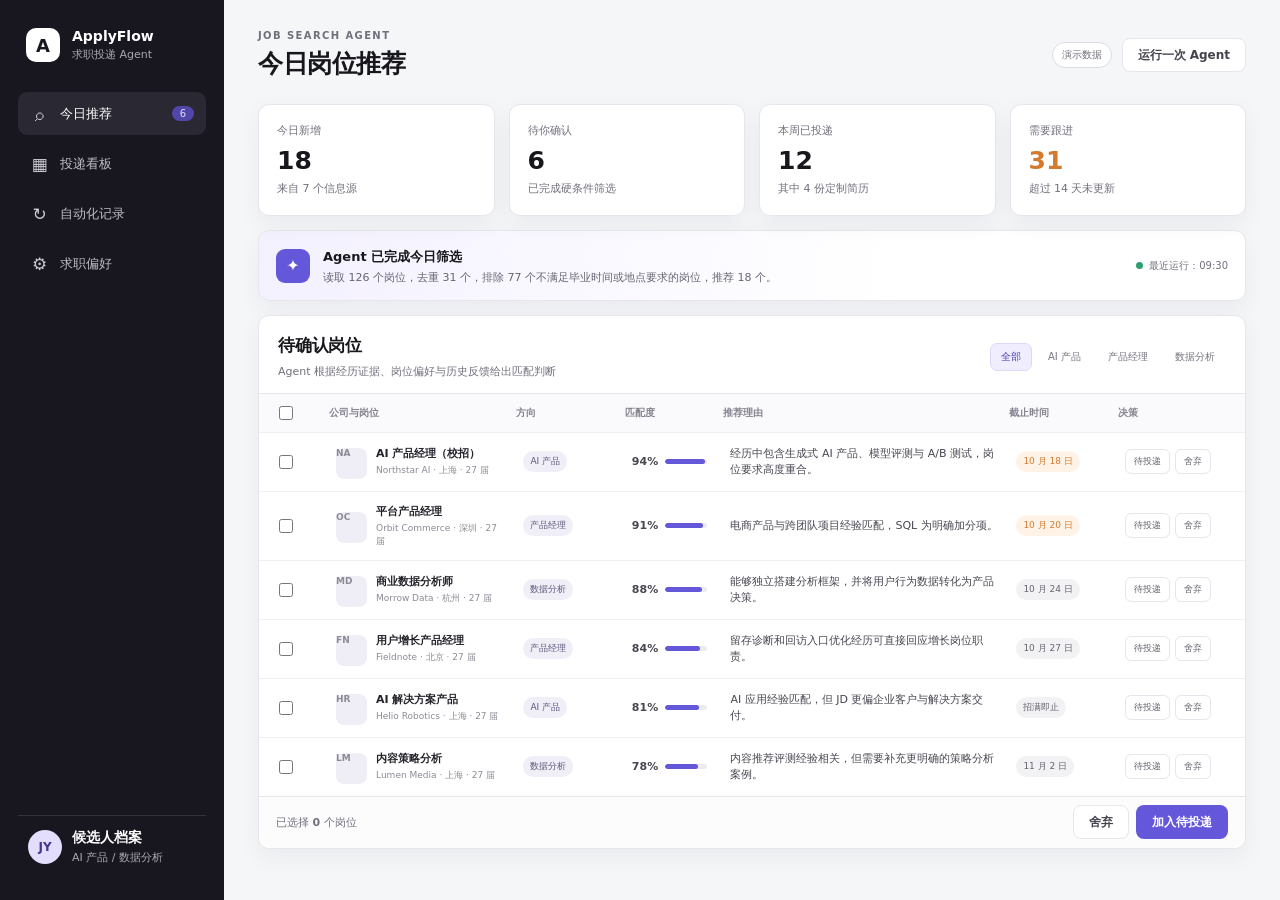
<file: index.html>
<!doctype html>
<html lang="zh-CN">
  <head>
    <meta charset="UTF-8" />
    <meta name="viewport" content="width=device-width, initial-scale=1.0" />
    <meta name="description" content="ApplyFlow - 基于 Codex 的求职投递 Agent 演示工作台" />
    <title>ApplyFlow | 求职投递 Agent</title>
    <link rel="stylesheet" href="styles.css" />
  </head>
  <body>
    <div class="app-shell">
      <aside class="sidebar">
        <div class="brand">
          <div class="brand-mark">A</div>
          <div>
            <strong>ApplyFlow</strong>
            <span>求职投递 Agent</span>
          </div>
        </div>

        <nav class="nav" aria-label="主要导航">
          <button class="nav-item active" data-view="discover">
            <span class="nav-icon">⌕</span>
            今日推荐
            <span class="nav-count">6</span>
          </button>
          <button class="nav-item" data-view="pipeline">
            <span class="nav-icon">▦</span>
            投递看板
          </button>
          <button class="nav-item" data-view="automation">
            <span class="nav-icon">↻</span>
            自动化记录
          </button>
          <button class="nav-item" data-view="preferences">
            <span class="nav-icon">⚙</span>
            求职偏好
          </button>
        </nav>

        <div class="profile-card">
          <div class="profile-avatar">JY</div>
          <div>
            <strong>候选人档案</strong>
            <span>AI 产品 / 数据分析</span>
          </div>
        </div>
      </aside>

      <main class="main-content">
        <header class="topbar">
          <div>
            <p class="eyebrow">JOB SEARCH AGENT</p>
            <h1 id="page-title">今日岗位推荐</h1>
          </div>
          <div class="topbar-actions">
            <span class="demo-label">演示数据</span>
            <button class="button secondary" id="run-agent">运行一次 Agent</button>
          </div>
        </header>

        <section class="view active" id="discover-view">
          <div class="stats-grid">
            <article class="stat-card">
              <span>今日新增</span>
              <strong>18</strong>
              <small>来自 7 个信息源</small>
            </article>
            <article class="stat-card">
              <span>待你确认</span>
              <strong id="pending-stat">6</strong>
              <small>已完成硬条件筛选</small>
            </article>
            <article class="stat-card">
              <span>本周已投递</span>
              <strong>12</strong>
              <small>其中 4 份定制简历</small>
            </article>
            <article class="stat-card warning-card">
              <span>需要跟进</span>
              <strong>31</strong>
              <small>超过 14 天未更新</small>
            </article>
          </div>

          <div class="agent-strip">
            <div class="agent-icon">✦</div>
            <div>
              <strong>Agent 已完成今日筛选</strong>
              <p>读取 126 个岗位，去重 31 个，排除 77 个不满足毕业时间或地点要求的岗位，推荐 18 个。</p>
            </div>
            <div class="agent-meta">
              <span class="status-dot"></span>
              最近运行：09:30
            </div>
          </div>

          <section class="panel job-panel">
            <div class="panel-header">
              <div>
                <h2>待确认岗位</h2>
                <p>Agent 根据经历证据、岗位偏好与历史反馈给出匹配判断</p>
              </div>
              <div class="filters">
                <button class="filter-chip active">全部</button>
                <button class="filter-chip">AI 产品</button>
                <button class="filter-chip">产品经理</button>
                <button class="filter-chip">数据分析</button>
              </div>
            </div>

            <div class="table-wrap">
              <table>
                <thead>
                  <tr>
                    <th class="check-cell"><input type="checkbox" id="select-all" aria-label="全选岗位" /></th>
                    <th>公司与岗位</th>
                    <th>方向</th>
                    <th>匹配度</th>
                    <th>推荐理由</th>
                    <th>截止时间</th>
                    <th>决策</th>
                  </tr>
                </thead>
                <tbody id="job-table-body"></tbody>
              </table>
            </div>

            <div class="bulk-bar">
              <span>已选择 <strong id="selected-count">0</strong> 个岗位</span>
              <div>
                <button class="button ghost" id="reject-selected">舍弃</button>
                <button class="button primary" id="apply-selected">加入待投递</button>
              </div>
            </div>
          </section>
        </section>

        <section class="view" id="pipeline-view">
          <div class="section-intro">
            <div>
              <h2>申请流水线</h2>
              <p>从简历适配到面试节点，集中查看每份申请的下一步动作。</p>
            </div>
            <button class="button primary" id="new-application">+ 新建申请</button>
          </div>
          <div class="kanban" id="kanban"></div>
        </section>

        <section class="view" id="automation-view">
          <div class="automation-layout">
            <section class="panel">
              <div class="panel-header compact">
                <div>
                  <h2>自动化任务</h2>
                  <p>保留人工确认节点，其余重复动作交给 Agent。</p>
                </div>
              </div>
              <div class="automation-list" id="automation-list"></div>
            </section>
            <aside class="panel flow-panel">
              <h2>工作流</h2>
              <div class="flow-step done"><span>1</span><div><strong>发现岗位</strong><small>增量读取、去重、硬条件筛选</small></div></div>
              <div class="flow-line"></div>
              <div class="flow-step done"><span>2</span><div><strong>匹配评估</strong><small>经历证据 + 偏好 + 历史反馈</small></div></div>
              <div class="flow-line"></div>
              <div class="flow-step active"><span>3</span><div><strong>人工确认</strong><small>批量选择待投递或舍弃</small></div></div>
              <div class="flow-line"></div>
              <div class="flow-step"><span>4</span><div><strong>申请执行</strong><small>简历 Diff、浏览器辅助、状态回写</small></div></div>
              <div class="flow-line"></div>
              <div class="flow-step"><span>5</span><div><strong>持续跟进</strong><small>状态检查、截止与面试提醒</small></div></div>
            </aside>
          </div>
        </section>

        <section class="view" id="preferences-view">
          <section class="panel preferences-panel">
            <div class="panel-header compact">
              <div>
                <h2>求职偏好</h2>
                <p>这些条件会影响岗位匹配与后续推荐排序。</p>
              </div>
              <button class="button primary" id="save-preferences">保存偏好</button>
            </div>
            <div class="preference-grid">
              <label>目标方向<input value="AI 产品经理、产品经理、数据分析" /></label>
              <label>毕业时间<input value="2027 年应届毕业" /></label>
              <label>优先城市<input value="上海、深圳、杭州、北京" /></label>
              <label>排除条件<input value="仅限理工科硕士、纯销售岗位" /></label>
            </div>
            <label class="feedback-label">推荐反馈偏好<textarea>更偏好能够结合数据分析、用户研究与 AI 应用的岗位；对行业不设硬性限制，但优先考虑业务复杂度较高、能参与完整产品流程的团队。</textarea></label>
          </section>
        </section>
      </main>
    </div>

    <div class="modal-backdrop" id="resume-modal" aria-hidden="true">
      <div class="modal" role="dialog" aria-modal="true" aria-labelledby="modal-title">
        <div class="modal-header">
          <div>
            <p class="eyebrow">RESUME ADAPTATION</p>
            <h2 id="modal-title">简历修改 Diff</h2>
          </div>
          <button class="icon-button" id="close-modal" aria-label="关闭">×</button>
        </div>
        <div class="resume-summary">
          <span>推荐版本：<strong>PM 简历</strong></span>
          <span>JD 关键词：<strong>AI 应用 / A/B 测试 / 跨团队协作</strong></span>
        </div>
        <div class="diff-grid">
          <div class="diff-card before">
            <span>修改前</span>
            <p>Skills: SQL, Python, Excel, PowerPoint</p>
          </div>
          <div class="diff-card after">
            <span>修改后</span>
            <p>Skills: SQL, Python, Excel; A/B Testing, Data Analysis, AI-assisted Prototyping</p>
          </div>
        </div>
        <div class="modal-actions">
          <button class="button ghost" id="browser-task">创建浏览器辅助任务</button>
          <button class="button primary" id="confirm-resume">确认并导出 PDF</button>
        </div>
      </div>
    </div>

    <div class="toast" id="toast" role="status"></div>
    <script src="app.js"></script>
  </body>
</html>
</file>
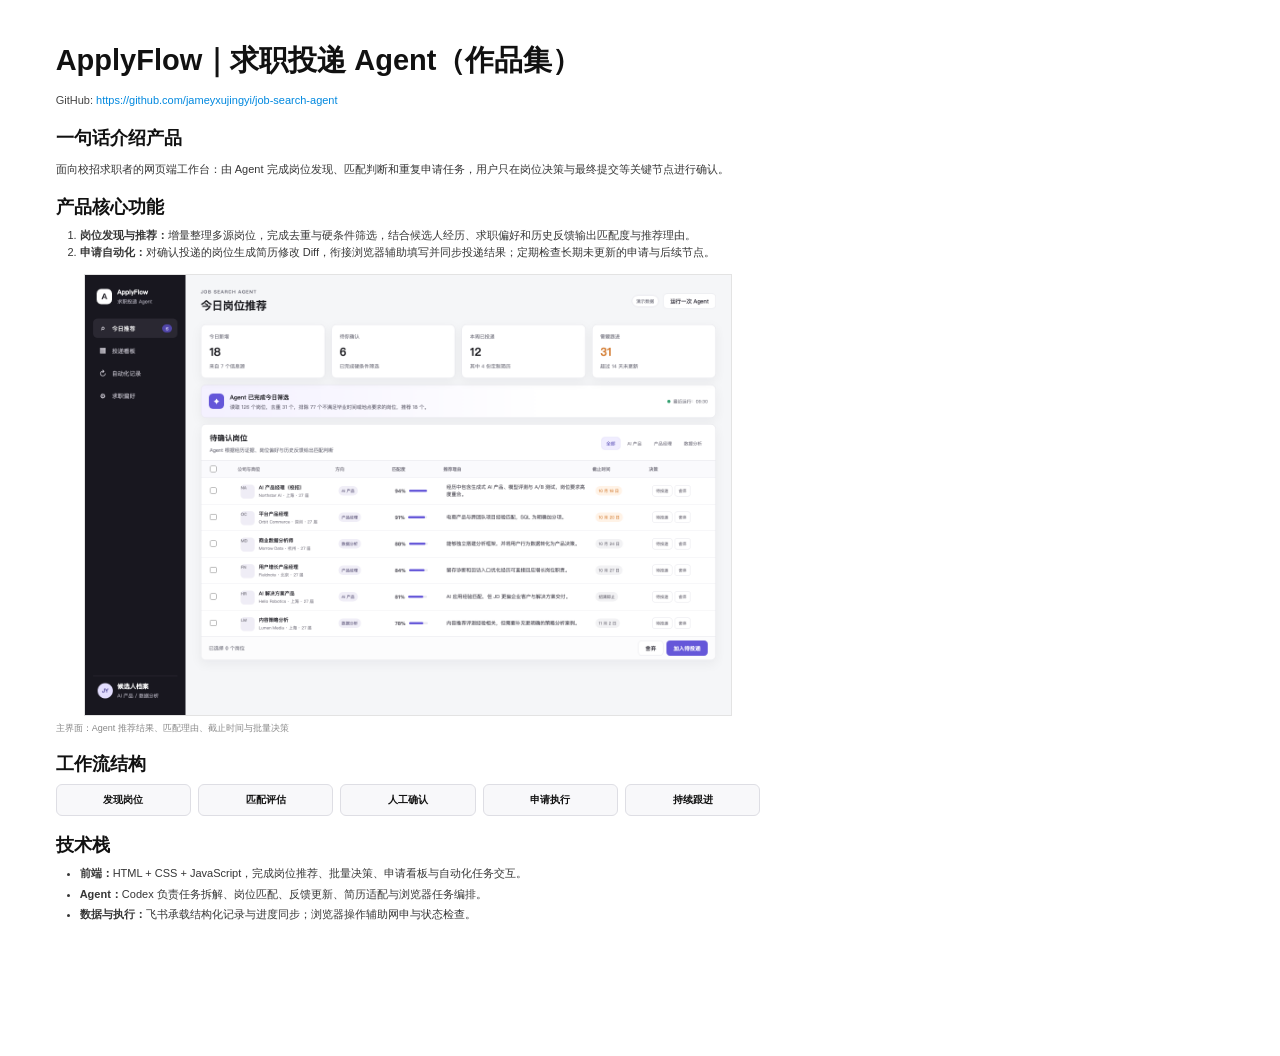
<file: docs/portfolio.html>
<!doctype html>
<html lang="zh-CN">
  <head>
    <meta charset="UTF-8" />
    <title>ApplyFlow 作品说明</title>
    <style>
      @page { size: Letter; margin: 0; }
      * { box-sizing: border-box; }
      body {
        margin: 0;
        color: #111;
        background: #fff;
        font-family: Arial, "PingFang SC", "Microsoft YaHei", sans-serif;
      }
      .page {
        width: 8.5in;
        min-height: 11in;
        padding: 0.46in 0.58in 0.42in;
        page-break-after: always;
      }
      .page:last-child { page-break-after: auto; }
      h1 { margin: 0 0 14px; font-size: 29px; line-height: 1.15; }
      h2 { margin: 17px 0 8px; font-size: 18px; }
      p, li { font-size: 11px; line-height: 1.55; color: #363636; }
      a { color: #0088df; text-decoration: none; }
      .meta { margin-bottom: 17px; font-size: 11px; line-height: 1.55; color: #444; }
      .intro { margin-bottom: 10px; }
      ol, ul { margin: 0; padding-left: 24px; }
      .screenshot {
        width: 92%;
        margin: 13px auto 6px;
        border: 1px solid #e3e3e3;
        display: block;
      }
      .caption { margin: 0; color: #888; font-size: 9px; }
      .stack li { margin-bottom: 3px; }
      .flow {
        display: grid;
        grid-template-columns: repeat(5, 1fr);
        gap: 7px;
        margin-top: 8px;
      }
      .flow div {
        padding: 8px 6px;
        border: 1px solid #dedee4;
        border-radius: 6px;
        background: #f8f8fa;
        font-size: 10px;
        font-weight: 700;
        text-align: center;
      }
    </style>
  </head>
  <body>
    <section class="page">
      <h1>ApplyFlow｜求职投递 Agent（作品集）</h1>
      <div class="meta">
        GitHub: <a href="https://github.com/jameyxujingyi/job-search-agent">https://github.com/jameyxujingyi/job-search-agent</a>
      </div>

      <h2>一句话介绍产品</h2>
      <p class="intro">面向校招求职者的网页端工作台：由 Agent 完成岗位发现、匹配判断和重复申请任务，用户只在岗位决策与最终提交等关键节点进行确认。</p>

      <h2>产品核心功能</h2>
      <ol>
        <li><strong>岗位发现与推荐：</strong>增量整理多源岗位，完成去重与硬条件筛选，结合候选人经历、求职偏好和历史反馈输出匹配度与推荐理由。</li>
        <li><strong>申请自动化：</strong>对确认投递的岗位生成简历修改 Diff，衔接浏览器辅助填写并同步投递结果；定期检查长期未更新的申请与后续节点。</li>
      </ol>

      <img class="screenshot" src="../assets/applyflow-dashboard.png" alt="ApplyFlow 主界面" />
      <p class="caption">主界面：Agent 推荐结果、匹配理由、截止时间与批量决策</p>

      <h2>工作流结构</h2>
      <div class="flow">
        <div>发现岗位</div>
        <div>匹配评估</div>
        <div>人工确认</div>
        <div>申请执行</div>
        <div>持续跟进</div>
      </div>

      <h2>技术栈</h2>
      <ul class="stack">
        <li><strong>前端：</strong>HTML + CSS + JavaScript，完成岗位推荐、批量决策、申请看板与自动化任务交互。</li>
        <li><strong>Agent：</strong>Codex 负责任务拆解、岗位匹配、反馈更新、简历适配与浏览器任务编排。</li>
        <li><strong>数据与执行：</strong>飞书承载结构化记录与进度同步；浏览器操作辅助网申与状态检查。</li>
      </ul>

    </section>
  </body>
</html>
</file>
<file: styles.css>
:root {
  --bg: #f5f6f8;
  --surface: #ffffff;
  --surface-soft: #f8f8fb;
  --text: #17171c;
  --muted: #70707c;
  --line: #e6e6ec;
  --primary: #6557d9;
  --primary-soft: #f0edff;
  --green: #2f9e6d;
  --green-soft: #e9f7f0;
  --orange: #d37a2e;
  --orange-soft: #fff3e7;
  --red: #b85b62;
  --red-soft: #fff0f1;
  --shadow: 0 8px 24px rgba(25, 24, 37, 0.05);
}

* {
  box-sizing: border-box;
}

body {
  margin: 0;
  min-width: 1180px;
  color: var(--text);
  background: var(--bg);
  font-family: Inter, "PingFang SC", "Microsoft YaHei", system-ui, -apple-system, sans-serif;
}

button,
input,
textarea {
  font: inherit;
}

button {
  cursor: pointer;
}

.app-shell {
  min-height: 100vh;
  display: grid;
  grid-template-columns: 224px 1fr;
}

.sidebar {
  position: fixed;
  inset: 0 auto 0 0;
  width: 224px;
  display: flex;
  flex-direction: column;
  padding: 28px 18px 22px;
  background: #18171f;
  color: #fff;
}

.brand {
  display: flex;
  align-items: center;
  gap: 12px;
  padding: 0 8px 30px;
}

.brand-mark {
  width: 34px;
  height: 34px;
  display: grid;
  place-items: center;
  border-radius: 10px;
  background: #fff;
  color: #18171f;
  font-size: 18px;
  font-weight: 800;
}

.brand strong,
.profile-card strong {
  display: block;
  font-size: 14px;
}

.brand span,
.profile-card span {
  display: block;
  margin-top: 3px;
  color: #aaa8b4;
  font-size: 11px;
}

.nav {
  display: grid;
  gap: 7px;
}

.nav-item {
  width: 100%;
  height: 43px;
  display: flex;
  align-items: center;
  gap: 11px;
  padding: 0 12px;
  border: 0;
  border-radius: 9px;
  color: #bdbbc5;
  background: transparent;
  text-align: left;
  font-size: 13px;
}

.nav-item:hover,
.nav-item.active {
  color: #fff;
  background: #2a2832;
}

.nav-icon {
  width: 19px;
  color: #ccc9d2;
  font-size: 17px;
  text-align: center;
}

.nav-count {
  margin-left: auto;
  min-width: 22px;
  padding: 2px 7px;
  border-radius: 20px;
  color: #e5e1ff;
  background: #5146aa;
  font-size: 10px;
  text-align: center;
}

.profile-card {
  margin-top: auto;
  display: flex;
  align-items: center;
  gap: 10px;
  padding: 13px 10px;
  border-top: 1px solid #34323c;
}

.profile-avatar {
  width: 34px;
  height: 34px;
  display: grid;
  place-items: center;
  border-radius: 50%;
  color: #41388d;
  background: #e3defe;
  font-size: 12px;
  font-weight: 700;
}

.main-content {
  grid-column: 2;
  padding: 30px 34px 40px;
}

.topbar,
.section-intro,
.panel-header,
.bulk-bar,
.modal-header,
.modal-actions,
.resume-summary {
  display: flex;
  align-items: center;
  justify-content: space-between;
}

.topbar {
  margin-bottom: 24px;
}

.eyebrow {
  margin: 0 0 6px;
  color: var(--muted);
  font-size: 10px;
  font-weight: 700;
  letter-spacing: 0.14em;
}

h1,
h2,
p {
  margin-top: 0;
}

h1 {
  margin-bottom: 0;
  font-size: 25px;
  letter-spacing: -0.02em;
}

h2 {
  margin-bottom: 7px;
  font-size: 17px;
  letter-spacing: -0.01em;
}

.topbar-actions {
  display: flex;
  align-items: center;
  gap: 10px;
}

.demo-label {
  padding: 5px 9px;
  border: 1px solid #dddce4;
  border-radius: 20px;
  color: var(--muted);
  background: #fff;
  font-size: 10px;
}

.button {
  min-height: 34px;
  padding: 0 15px;
  border: 1px solid transparent;
  border-radius: 8px;
  font-size: 12px;
  font-weight: 600;
}

.button.primary {
  color: #fff;
  background: var(--primary);
}

.button.secondary,
.button.ghost {
  border-color: var(--line);
  color: #44424c;
  background: #fff;
}

.button:hover {
  transform: translateY(-1px);
}

.view {
  display: none;
}

.view.active {
  display: block;
}

.stats-grid {
  display: grid;
  grid-template-columns: repeat(4, minmax(0, 1fr));
  gap: 14px;
  margin-bottom: 14px;
}

.stat-card,
.panel,
.agent-strip {
  border: 1px solid var(--line);
  background: var(--surface);
  box-shadow: var(--shadow);
}

.stat-card {
  min-height: 112px;
  padding: 18px;
  border-radius: 11px;
}

.stat-card span,
.stat-card small {
  display: block;
  color: var(--muted);
  font-size: 11px;
}

.stat-card strong {
  display: block;
  margin: 8px 0 6px;
  font-size: 25px;
}

.warning-card strong {
  color: var(--orange);
}

.agent-strip {
  display: flex;
  align-items: center;
  gap: 13px;
  margin-bottom: 14px;
  padding: 15px 17px;
  border-radius: 11px;
  background: linear-gradient(90deg, #f4f1ff 0%, #ffffff 65%);
}

.agent-icon {
  width: 34px;
  height: 34px;
  display: grid;
  place-items: center;
  flex: 0 0 auto;
  border-radius: 9px;
  color: #fff;
  background: var(--primary);
}

.agent-strip strong {
  font-size: 13px;
}

.agent-strip p {
  margin: 4px 0 0;
  color: #666473;
  font-size: 11px;
}

.agent-meta {
  margin-left: auto;
  display: flex;
  align-items: center;
  gap: 6px;
  color: var(--muted);
  font-size: 10px;
  white-space: nowrap;
}

.status-dot {
  width: 7px;
  height: 7px;
  border-radius: 50%;
  background: var(--green);
}

.panel {
  border-radius: 11px;
  overflow: hidden;
}

.panel-header {
  padding: 18px 19px 14px;
  border-bottom: 1px solid var(--line);
}

.panel-header.compact {
  padding: 20px;
}

.panel-header p,
.section-intro p {
  margin-bottom: 0;
  color: var(--muted);
  font-size: 11px;
}

.filters {
  display: flex;
  gap: 5px;
}

.filter-chip {
  padding: 6px 10px;
  border: 1px solid transparent;
  border-radius: 7px;
  color: #767481;
  background: transparent;
  font-size: 10px;
}

.filter-chip:hover,
.filter-chip.active {
  border-color: #ddd9fa;
  color: #4a3fb0;
  background: var(--primary-soft);
}

.table-wrap {
  overflow: hidden;
}

table {
  width: 100%;
  border-collapse: collapse;
  table-layout: fixed;
}

th {
  height: 38px;
  color: #85838e;
  background: #fafafd;
  font-size: 10px;
  font-weight: 600;
  text-align: left;
}

th:nth-child(2) { width: 19%; }
th:nth-child(3) { width: 11%; }
th:nth-child(4) { width: 10%; }
th:nth-child(5) { width: 29%; }
th:nth-child(6) { width: 11%; }
th:nth-child(7) { width: 13%; }

td {
  padding: 12px 8px;
  border-top: 1px solid #efeff3;
  color: #484650;
  font-size: 11px;
  vertical-align: middle;
}

.check-cell {
  width: 38px;
  padding-left: 16px;
}

input[type="checkbox"] {
  width: 14px;
  height: 14px;
  accent-color: var(--primary);
}

.company-cell {
  display: flex;
  align-items: center;
  gap: 9px;
}

.company-logo {
  width: 31px;
  height: 31px;
  display: grid;
  place-items: center;
  flex: 0 0 auto;
  border-radius: 8px;
  color: #3e3a53;
  background: #efedf6;
  font-size: 11px;
  font-weight: 700;
}

.company-cell strong {
  display: block;
  color: #24232a;
  font-size: 11px;
}

.company-cell span {
  display: block;
  margin-top: 3px;
  color: #8c8a94;
  font-size: 9px;
}

.tag,
.deadline,
.decision-badge {
  display: inline-flex;
  align-items: center;
  border-radius: 20px;
  font-size: 9px;
}

.tag {
  padding: 4px 7px;
  color: #5f587c;
  background: #f0eef7;
}

.match {
  display: flex;
  align-items: center;
  gap: 7px;
}

.match-bar {
  width: 42px;
  height: 5px;
  overflow: hidden;
  border-radius: 10px;
  background: #ecebf0;
}

.match-bar i {
  display: block;
  height: 100%;
  border-radius: inherit;
  background: var(--primary);
}

.reason {
  line-height: 1.45;
}

.deadline {
  padding: 4px 7px;
  color: #66636f;
  background: #f2f2f4;
}

.deadline.soon {
  color: var(--orange);
  background: var(--orange-soft);
}

.decision-buttons {
  display: flex;
  align-items: center;
  gap: 5px;
}

.table-action {
  padding: 5px 8px;
  border: 1px solid var(--line);
  border-radius: 6px;
  color: #64616d;
  background: #fff;
  font-size: 9px;
}

.table-action.approve:hover {
  border-color: #cfc8fa;
  color: #4a3fb0;
  background: var(--primary-soft);
}

.decision-badge {
  padding: 5px 8px;
  font-weight: 600;
}

.decision-badge.approved {
  color: var(--green);
  background: var(--green-soft);
}

.decision-badge.rejected {
  color: var(--red);
  background: var(--red-soft);
}

.bulk-bar {
  min-height: 52px;
  padding: 8px 17px;
  border-top: 1px solid var(--line);
  background: #fcfcfd;
  color: var(--muted);
  font-size: 11px;
}

.bulk-bar > div {
  display: flex;
  gap: 7px;
}

.section-intro {
  margin-bottom: 18px;
}

.kanban {
  display: grid;
  grid-template-columns: repeat(4, 1fr);
  gap: 13px;
}

.kanban-column {
  min-height: 520px;
  padding: 13px;
  border: 1px solid var(--line);
  border-radius: 11px;
  background: #eeeef2;
}

.kanban-column-header {
  display: flex;
  align-items: center;
  justify-content: space-between;
  margin-bottom: 12px;
  color: #5f5d67;
  font-size: 11px;
  font-weight: 700;
}

.kanban-column-header span {
  min-width: 20px;
  padding: 2px 6px;
  border-radius: 20px;
  background: #fff;
  text-align: center;
}

.application-card {
  margin-bottom: 10px;
  padding: 14px;
  border: 1px solid #dfdee5;
  border-radius: 9px;
  background: #fff;
}

.application-card .card-top {
  display: flex;
  align-items: center;
  justify-content: space-between;
  margin-bottom: 10px;
}

.application-card h3 {
  margin: 0 0 5px;
  font-size: 12px;
}

.application-card p {
  margin-bottom: 12px;
  color: var(--muted);
  font-size: 10px;
}

.application-card small {
  color: #8c8994;
  font-size: 9px;
}

.application-card button {
  width: 100%;
}

.automation-layout {
  display: grid;
  grid-template-columns: minmax(0, 1.6fr) minmax(300px, 0.8fr);
  gap: 14px;
}

.automation-item {
  display: grid;
  grid-template-columns: 36px 1fr auto;
  gap: 12px;
  align-items: center;
  padding: 15px 19px;
  border-top: 1px solid var(--line);
}

.automation-item:first-child {
  border-top: 0;
}

.automation-item-icon {
  width: 34px;
  height: 34px;
  display: grid;
  place-items: center;
  border-radius: 9px;
  color: #5348b2;
  background: var(--primary-soft);
}

.automation-item strong,
.automation-item span {
  display: block;
  font-size: 11px;
}

.automation-item span {
  margin-top: 4px;
  color: var(--muted);
  font-size: 9px;
}

.switch {
  position: relative;
  width: 34px;
  height: 19px;
  border-radius: 20px;
  background: #cfced5;
}

.switch.on {
  background: var(--primary);
}

.switch::after {
  position: absolute;
  top: 3px;
  left: 3px;
  width: 13px;
  height: 13px;
  border-radius: 50%;
  background: #fff;
  content: "";
  transition: 0.2s;
}

.switch.on::after {
  left: 18px;
}

.flow-panel {
  padding: 20px;
}

.flow-step {
  display: flex;
  align-items: center;
  gap: 11px;
}

.flow-step > span {
  width: 27px;
  height: 27px;
  display: grid;
  place-items: center;
  flex: 0 0 auto;
  border: 1px solid #d7d6dc;
  border-radius: 50%;
  color: #85828d;
  background: #fff;
  font-size: 10px;
}

.flow-step.done > span {
  border-color: #bfe5d1;
  color: var(--green);
  background: var(--green-soft);
}

.flow-step.active > span {
  border-color: var(--primary);
  color: #fff;
  background: var(--primary);
}

.flow-step strong,
.flow-step small {
  display: block;
}

.flow-step strong {
  font-size: 11px;
}

.flow-step small {
  margin-top: 3px;
  color: var(--muted);
  font-size: 9px;
}

.flow-line {
  width: 1px;
  height: 28px;
  margin: 4px 0 4px 13px;
  background: #dddce2;
}

.preferences-panel {
  padding-bottom: 22px;
}

.preference-grid {
  display: grid;
  grid-template-columns: 1fr 1fr;
  gap: 18px;
  padding: 22px;
}

.preference-grid label,
.feedback-label {
  display: grid;
  gap: 8px;
  color: #55525e;
  font-size: 11px;
  font-weight: 600;
}

.preference-grid input,
.feedback-label textarea {
  padding: 10px 11px;
  border: 1px solid var(--line);
  border-radius: 8px;
  outline: 0;
  color: #36343c;
  background: #fff;
  font-size: 11px;
}

.feedback-label {
  padding: 0 22px;
}

.feedback-label textarea {
  min-height: 110px;
  resize: vertical;
  line-height: 1.7;
}

.modal-backdrop {
  position: fixed;
  inset: 0;
  z-index: 10;
  display: none;
  place-items: center;
  background: rgba(20, 19, 26, 0.45);
}

.modal-backdrop.open {
  display: grid;
}

.modal {
  width: 680px;
  padding: 23px;
  border-radius: 13px;
  background: #fff;
  box-shadow: 0 24px 80px rgba(10, 9, 15, 0.25);
}

.modal-header {
  margin-bottom: 17px;
}

.icon-button {
  width: 30px;
  height: 30px;
  border: 0;
  border-radius: 8px;
  color: #6c6975;
  background: #f4f4f6;
  font-size: 20px;
}

.resume-summary {
  padding: 11px 13px;
  border-radius: 8px;
  background: #f7f6fb;
  color: #66636f;
  font-size: 10px;
}

.diff-grid {
  display: grid;
  grid-template-columns: 1fr 1fr;
  gap: 10px;
  margin: 13px 0 20px;
}

.diff-card {
  min-height: 120px;
  padding: 14px;
  border: 1px solid var(--line);
  border-radius: 9px;
  font-size: 11px;
  line-height: 1.6;
}

.diff-card span {
  display: inline-block;
  margin-bottom: 12px;
  padding: 3px 7px;
  border-radius: 20px;
  font-size: 9px;
  font-weight: 700;
}

.diff-card.before span {
  color: var(--red);
  background: var(--red-soft);
}

.diff-card.after span {
  color: var(--green);
  background: var(--green-soft);
}

.modal-actions {
  justify-content: flex-end;
  gap: 8px;
}

.toast {
  position: fixed;
  right: 26px;
  bottom: 26px;
  z-index: 20;
  padding: 11px 15px;
  border-radius: 8px;
  color: #fff;
  background: #25232b;
  box-shadow: 0 12px 30px rgba(20, 18, 28, 0.2);
  font-size: 11px;
  opacity: 0;
  transform: translateY(8px);
  pointer-events: none;
  transition: 0.2s;
}

.toast.show {
  opacity: 1;
  transform: translateY(0);
}

@media (max-width: 1220px) {
  body { min-width: 1000px; }
  .app-shell { grid-template-columns: 200px 1fr; }
  .sidebar { width: 200px; }
  .main-content { padding: 28px 24px 38px; }
  .reason { font-size: 10px; }
}
</file>
